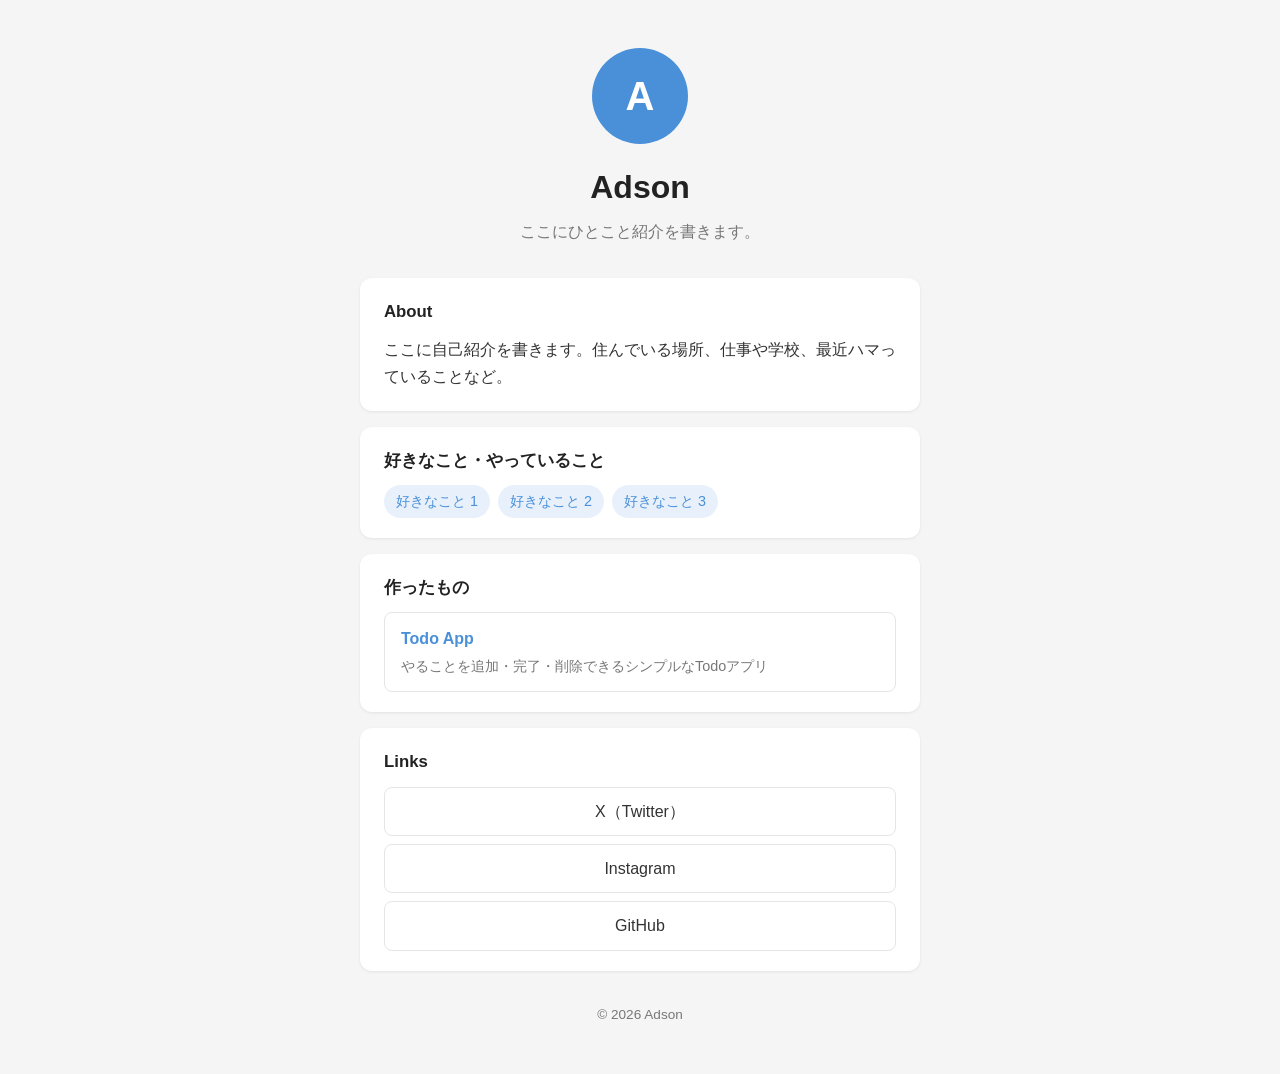
<file: index.html>
<!DOCTYPE html>
<html lang="ja">
<head>
  <meta charset="UTF-8">
  <meta name="viewport" content="width=device-width, initial-scale=1.0">
  <title>Adson</title>
  <meta name="description" content="Adsonのプロフィールとリンク集">
  <link rel="stylesheet" href="style.css">
</head>
<body>
  <main class="container">
    <header class="hero">
      <div class="avatar" aria-hidden="true">A</div>
      <h1>Adson</h1>
      <!-- TODO: ひとこと紹介を書き換える -->
      <p class="tagline">ここにひとこと紹介を書きます。</p>
    </header>

    <section class="card">
      <h2>About</h2>
      <!-- TODO: 自己紹介を書き換える -->
      <p>ここに自己紹介を書きます。住んでいる場所、仕事や学校、最近ハマっていることなど。</p>
    </section>

    <section class="card">
      <h2>好きなこと・やっていること</h2>
      <!-- TODO: 好きなことに書き換える -->
      <ul class="tags">
        <li>好きなこと 1</li>
        <li>好きなこと 2</li>
        <li>好きなこと 3</li>
      </ul>
    </section>

    <section class="card">
      <h2>作ったもの</h2>
      <a class="work" href="todo/">
        <span class="work-title">Todo App</span>
        <span class="work-desc">やることを追加・完了・削除できるシンプルなTodoアプリ</span>
      </a>
    </section>

    <section class="card">
      <h2>Links</h2>
      <!-- TODO: href="#" を自分のURLに書き換える。使わないものは行ごと削除 -->
      <ul class="links">
        <li><a href="#">X（Twitter）</a></li>
        <li><a href="#">Instagram</a></li>
        <li><a href="https://github.com/hosogaiadson">GitHub</a></li>
      </ul>
    </section>

    <footer class="footer">
      <p>&copy; <span id="year"></span> Adson</p>
    </footer>
  </main>
  <script>
    document.getElementById("year").textContent = new Date().getFullYear();
  </script>
</body>
</html>
</file>
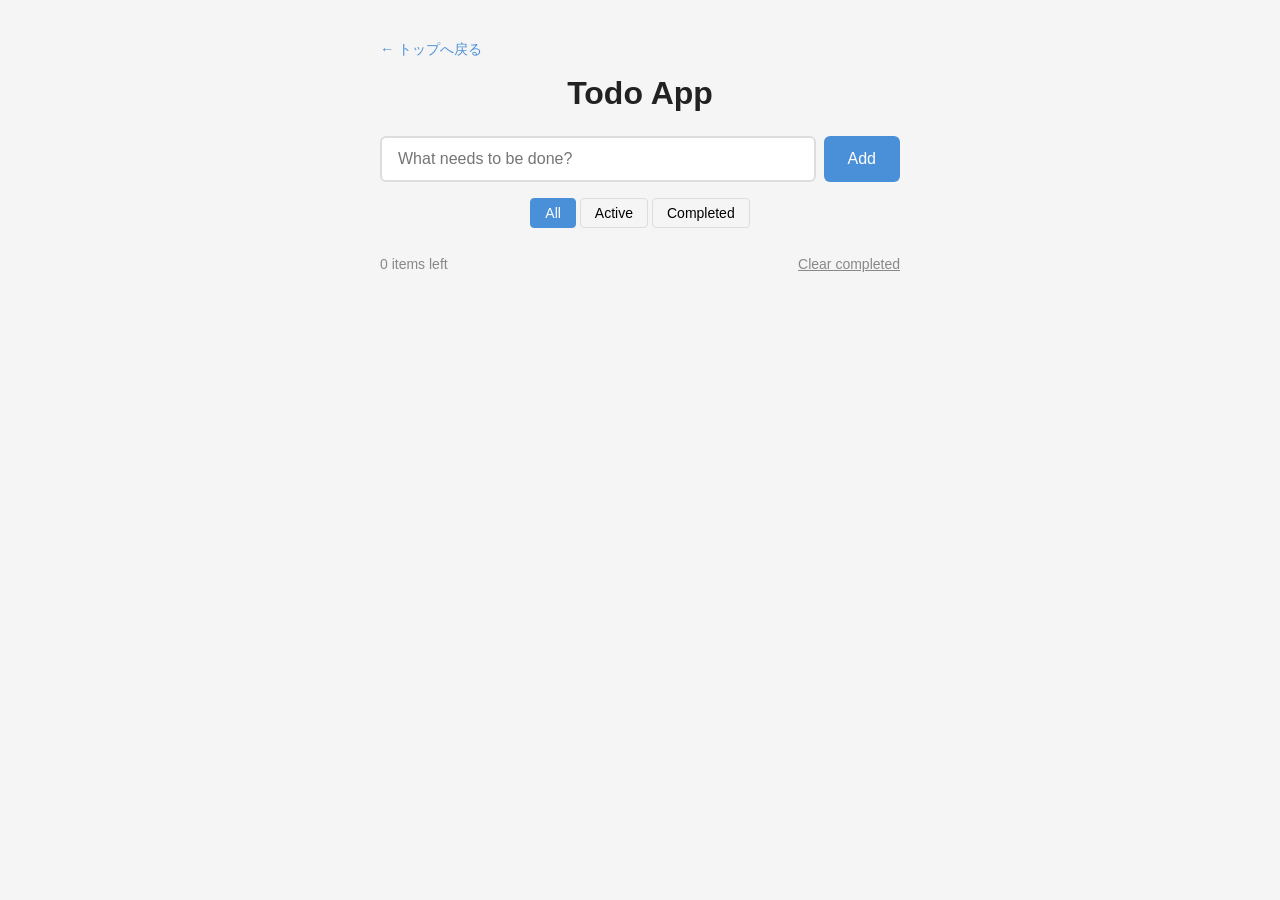
<file: todo/index.html>
<!DOCTYPE html>
<html lang="en">
<head>
  <meta charset="UTF-8">
  <meta name="viewport" content="width=device-width, initial-scale=1.0">
  <title>Todo App</title>
  <link rel="stylesheet" href="style.css">
</head>
<body>
  <div class="container">
    <p class="back"><a href="../">← トップへ戻る</a></p>
    <h1>Todo App</h1>
    <form id="todo-form">
      <input
        type="text"
        id="todo-input"
        placeholder="What needs to be done?"
        autocomplete="off"
        required
      >
      <button type="submit">Add</button>
    </form>
    <div id="filters">
      <button class="filter active" data-filter="all">All</button>
      <button class="filter" data-filter="active">Active</button>
      <button class="filter" data-filter="completed">Completed</button>
    </div>
    <ul id="todo-list"></ul>
    <div id="status-bar">
      <span id="items-left">0 items left</span>
      <button id="clear-completed">Clear completed</button>
    </div>
  </div>
  <script src="app.js"></script>
</body>
</html>
</file>
<file: style.css>
:root {
  --bg: #f5f5f5;
  --card: #ffffff;
  --text: #333333;
  --heading: #222222;
  --muted: #777777;
  --border: #e5e5e5;
  --accent: #4a90d9;
  --accent-soft: #e8f1fb;
}

@media (prefers-color-scheme: dark) {
  :root {
    --bg: #17191c;
    --card: #22252a;
    --text: #dddddd;
    --heading: #f2f2f2;
    --muted: #999999;
    --border: #33373d;
    --accent: #6aa8ea;
    --accent-soft: #263445;
  }
}

* {
  margin: 0;
  padding: 0;
  box-sizing: border-box;
}

body {
  font-family: -apple-system, BlinkMacSystemFont, "Segoe UI", "Hiragino Sans", "Noto Sans JP", Roboto, sans-serif;
  background: var(--bg);
  color: var(--text);
  line-height: 1.7;
  display: flex;
  justify-content: center;
  padding: 48px 16px;
}

.container {
  width: 100%;
  max-width: 560px;
}

.hero {
  text-align: center;
  margin-bottom: 32px;
}

.avatar {
  width: 96px;
  height: 96px;
  margin: 0 auto 16px;
  border-radius: 50%;
  background: var(--accent);
  color: #fff;
  font-size: 2.5rem;
  font-weight: 700;
  display: flex;
  align-items: center;
  justify-content: center;
}

h1 {
  font-size: 2rem;
  color: var(--heading);
}

.tagline {
  color: var(--muted);
  margin-top: 4px;
}

.card {
  background: var(--card);
  border-radius: 12px;
  padding: 20px 24px;
  margin-bottom: 16px;
  box-shadow: 0 1px 3px rgba(0, 0, 0, 0.08);
}

h2 {
  font-size: 1.05rem;
  color: var(--heading);
  margin-bottom: 10px;
}

.tags {
  list-style: none;
  display: flex;
  flex-wrap: wrap;
  gap: 8px;
}

.tags li {
  background: var(--accent-soft);
  color: var(--accent);
  padding: 4px 12px;
  border-radius: 999px;
  font-size: 0.9rem;
}

.work {
  display: block;
  padding: 12px 16px;
  border: 1px solid var(--border);
  border-radius: 8px;
  text-decoration: none;
  color: inherit;
  transition: border-color 0.2s;
}

.work:hover {
  border-color: var(--accent);
}

.work-title {
  display: block;
  font-weight: 600;
  color: var(--accent);
}

.work-desc {
  font-size: 0.9rem;
  color: var(--muted);
}

.links {
  list-style: none;
  display: grid;
  gap: 8px;
}

.links a {
  display: block;
  padding: 10px 16px;
  border: 1px solid var(--border);
  border-radius: 8px;
  text-align: center;
  color: var(--text);
  text-decoration: none;
  transition: border-color 0.2s, color 0.2s;
}

.links a:hover {
  border-color: var(--accent);
  color: var(--accent);
}

.footer {
  text-align: center;
  color: var(--muted);
  font-size: 0.85rem;
  margin-top: 32px;
}
</file>
<file: todo/style.css>
* {
  margin: 0;
  padding: 0;
  box-sizing: border-box;
}

body {
  font-family: -apple-system, BlinkMacSystemFont, "Segoe UI", Roboto, Helvetica, Arial, sans-serif;
  background: #f5f5f5;
  color: #333;
  min-height: 100vh;
  display: flex;
  justify-content: center;
  padding: 40px 16px;
}

.container {
  width: 100%;
  max-width: 520px;
}

h1 {
  text-align: center;
  font-size: 2rem;
  margin-bottom: 24px;
  color: #222;
}

#todo-form {
  display: flex;
  gap: 8px;
  margin-bottom: 16px;
}

#todo-input {
  flex: 1;
  padding: 12px 16px;
  font-size: 1rem;
  border: 2px solid #ddd;
  border-radius: 6px;
  outline: none;
  transition: border-color 0.2s;
}

#todo-input:focus {
  border-color: #4a90d9;
}

#todo-form button {
  padding: 12px 24px;
  font-size: 1rem;
  background: #4a90d9;
  color: #fff;
  border: none;
  border-radius: 6px;
  cursor: pointer;
  transition: background 0.2s;
}

#todo-form button:hover {
  background: #357abd;
}

#filters {
  display: flex;
  justify-content: center;
  gap: 4px;
  margin-bottom: 16px;
}

.filter {
  padding: 6px 14px;
  font-size: 0.875rem;
  background: transparent;
  border: 1px solid #ddd;
  border-radius: 4px;
  cursor: pointer;
  transition: all 0.2s;
}

.filter:hover {
  border-color: #4a90d9;
}

.filter.active {
  background: #4a90d9;
  color: #fff;
  border-color: #4a90d9;
}

#todo-list {
  list-style: none;
  background: #fff;
  border-radius: 8px;
  box-shadow: 0 1px 3px rgba(0, 0, 0, 0.1);
  overflow: hidden;
}

#todo-list:empty {
  display: none;
}

.todo-item {
  display: flex;
  align-items: center;
  padding: 12px 16px;
  border-bottom: 1px solid #eee;
  gap: 12px;
}

.todo-item:last-child {
  border-bottom: none;
}

.todo-item input[type="checkbox"] {
  width: 20px;
  height: 20px;
  cursor: pointer;
  accent-color: #4a90d9;
  flex-shrink: 0;
}

.todo-item span {
  flex: 1;
  font-size: 1rem;
  word-break: break-word;
}

.todo-item.completed span {
  text-decoration: line-through;
  color: #aaa;
}

.todo-item .delete-btn {
  background: none;
  border: none;
  font-size: 1.25rem;
  color: #ccc;
  cursor: pointer;
  padding: 0 4px;
  line-height: 1;
  transition: color 0.2s;
}

.todo-item .delete-btn:hover {
  color: #e55;
}

#status-bar {
  display: flex;
  justify-content: space-between;
  align-items: center;
  padding: 12px 0;
  font-size: 0.875rem;
  color: #888;
}

#clear-completed {
  background: none;
  border: none;
  color: #888;
  cursor: pointer;
  font-size: 0.875rem;
  text-decoration: underline;
}

#clear-completed:hover {
  color: #555;
}

.back {
  margin-bottom: 16px;
  font-size: 0.9rem;
}

.back a {
  color: #4a90d9;
  text-decoration: none;
}
</file>
